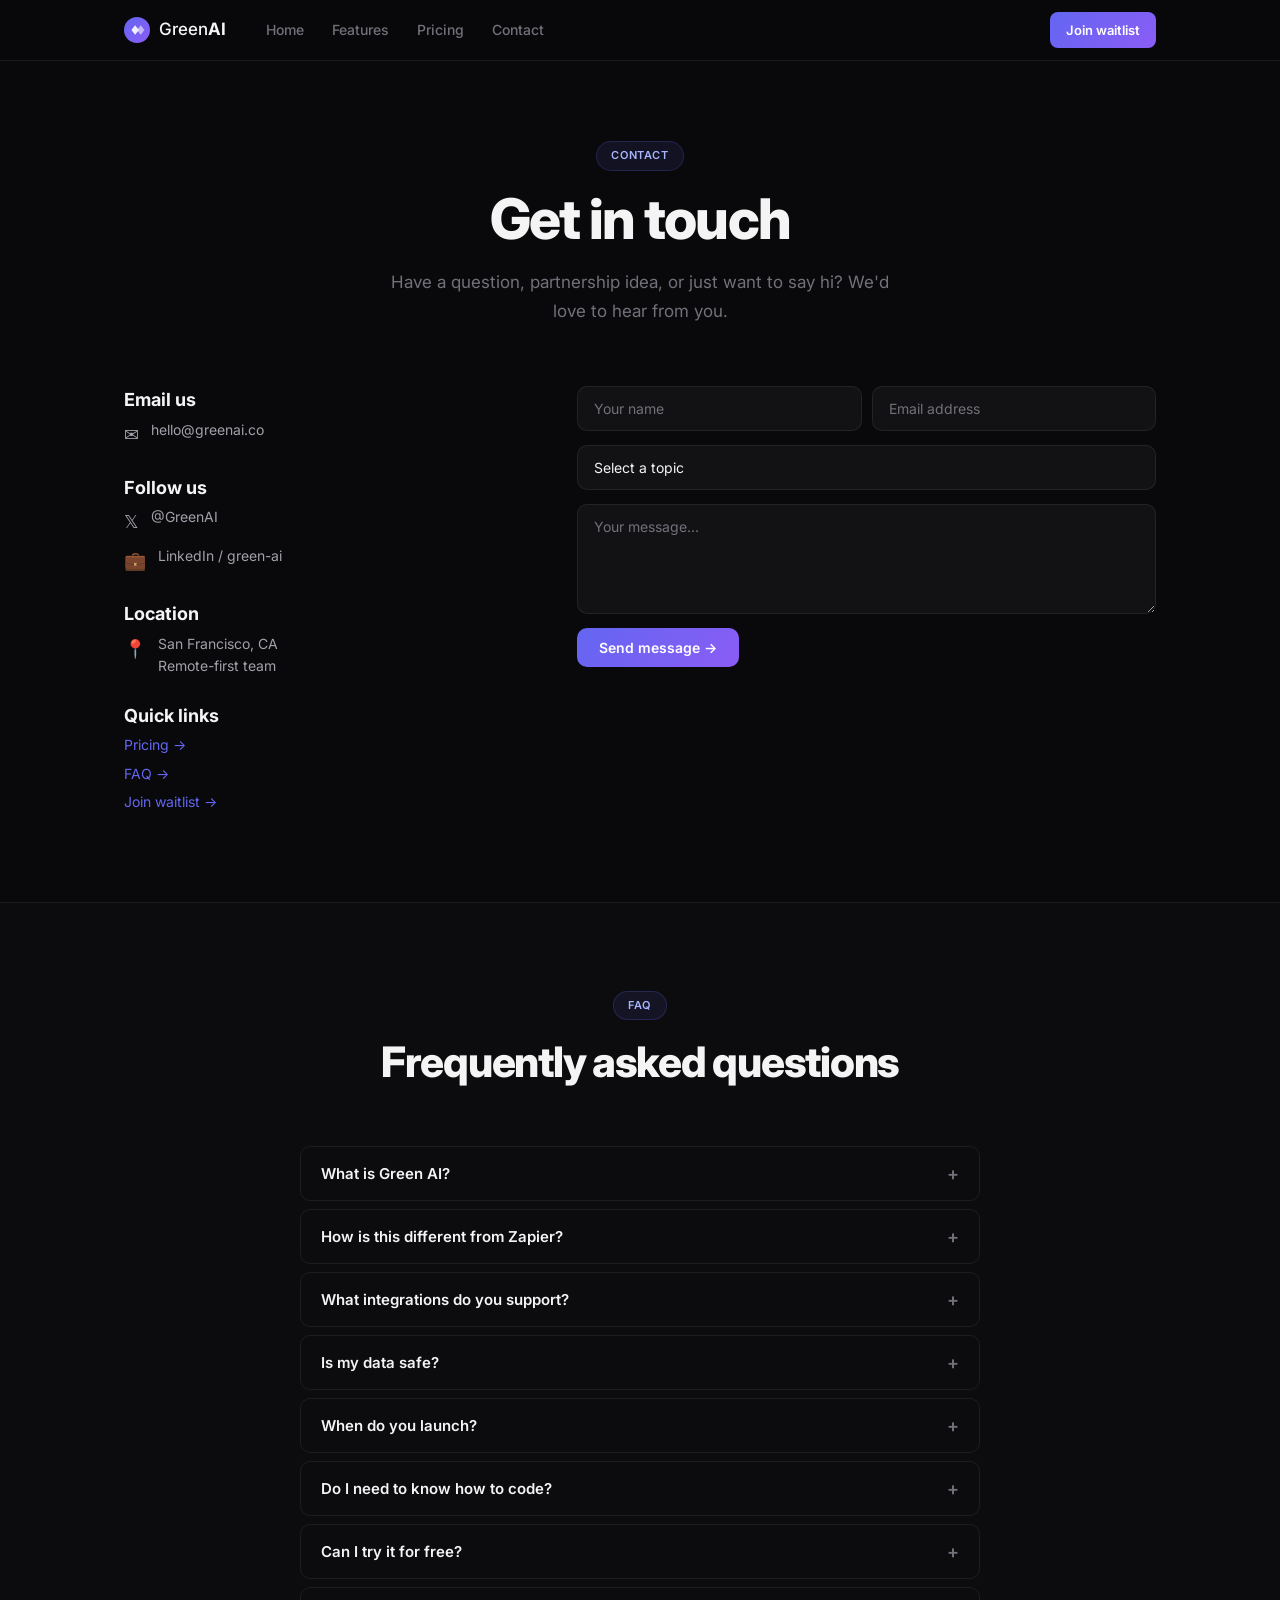
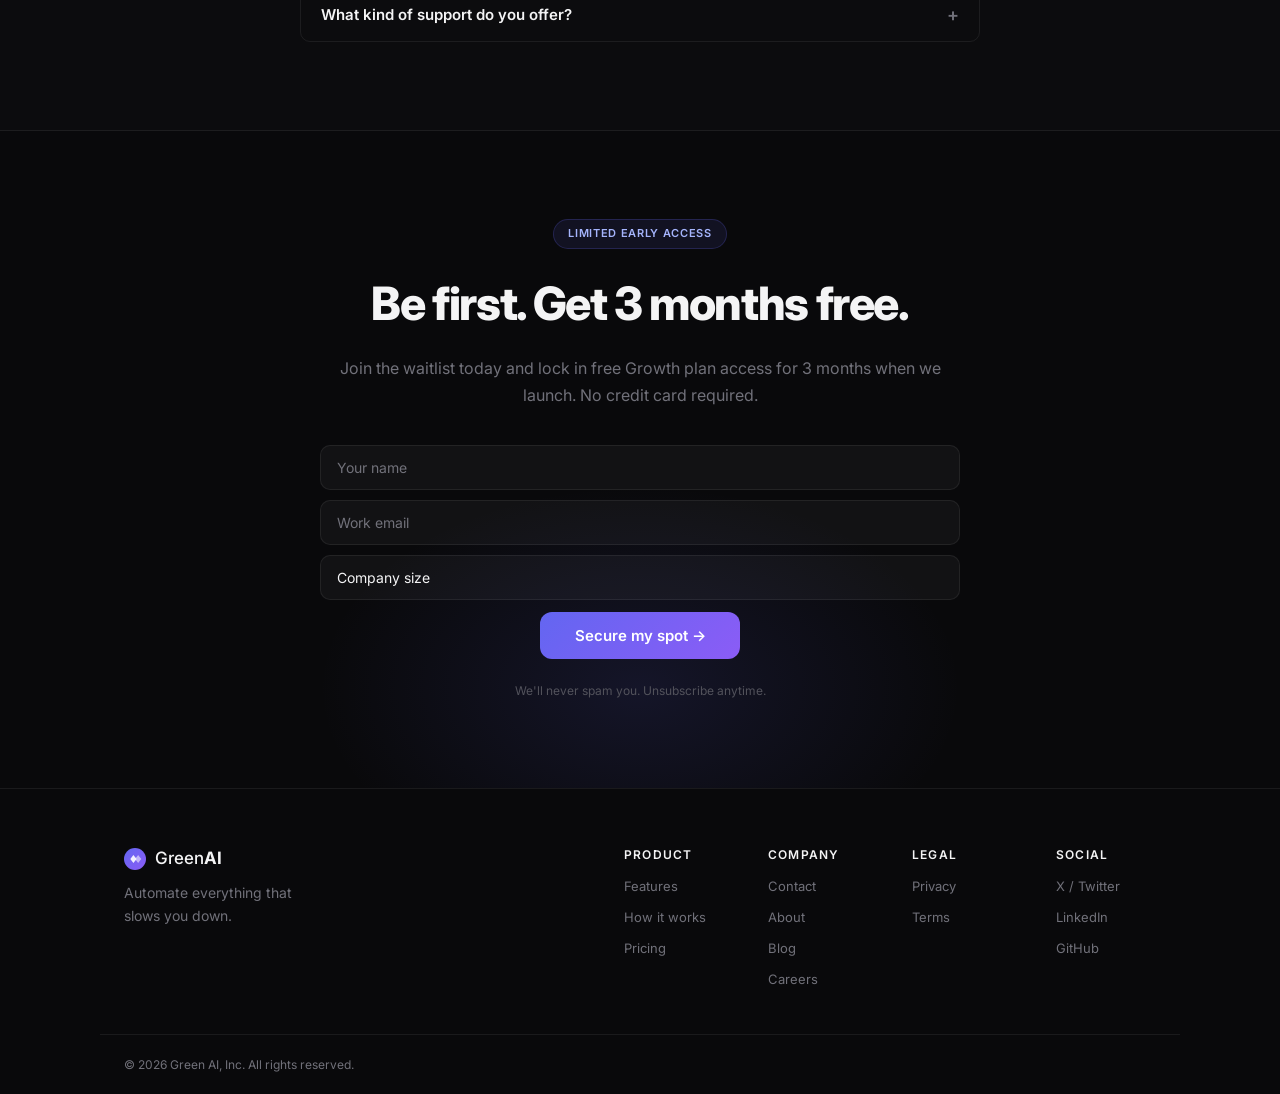
<file: axon-contact.html>
<!DOCTYPE html>
<html lang="en">
<head>
  <meta charset="UTF-8" />
  <meta name="viewport" content="width=device-width, initial-scale=1.0" />
  <title>Green AI — Contact & Waitlist</title>
  <meta name="description" content="Get in touch with Green AI or join the waitlist to get early access and 3 months free." />
  <link rel="preconnect" href="https://fonts.googleapis.com" />
  <link rel="preconnect" href="https://fonts.gstatic.com" crossorigin />
  <link href="https://fonts.googleapis.com/css2?family=Inter:wght@300;400;500;600;700;800&display=swap" rel="stylesheet" />
  <style>
/* ═══════════════════════════════════════════════
   Axon AI — Design System
   ═══════════════════════════════════════════════ */

/* ─── Reset ─── */
*,*::before,*::after{box-sizing:border-box;margin:0;padding:0}

:root {
  /* Colors */
  --bg:        #09090b;
  --bg-card:   #111113;
  --bg-alt:    #0c0c0e;
  --border:    rgba(255,255,255,.07);
  --border-h:  rgba(99,102,241,.35);
  --text:      #f4f4f5;
  --text-dim:  #a1a1aa;
  --muted:     #71717a;
  --indigo:    #6366f1;
  --violet:    #8b5cf6;
  --grad:      linear-gradient(135deg,var(--indigo),var(--violet));

  /* Type */
  --font: 'Inter',system-ui,-apple-system,sans-serif;
  --radius: 14px;
  --radius-sm: 10px;
}

html { scroll-behavior: smooth }

body {
  font-family: var(--font);
  background: var(--bg);
  color: var(--text);
  line-height: 1.6;
  -webkit-font-smoothing: antialiased;
  overflow-x: hidden;
}

a { color: inherit; text-decoration: none }
img { display: block; max-width: 100% }
ul { list-style: none }
button { font-family: var(--font); cursor: pointer; border: none; background: none }

/* ─── Utility ─── */
.container { max-width: 1080px; margin: 0 auto; padding: 0 24px }
.gradient-text {
  background: var(--grad);
  -webkit-background-clip: text;
  -webkit-text-fill-color: transparent;
  background-clip: text;
}

/* ─── Badge ─── */
.badge {
  display: inline-flex;
  align-items: center;
  gap: 6px;
  background: rgba(99,102,241,.1);
  border: 1px solid rgba(99,102,241,.22);
  color: #a5b4fc;
  font-size: 11px;
  font-weight: 600;
  letter-spacing: .06em;
  text-transform: uppercase;
  padding: 5px 14px;
  border-radius: 100px;
  margin-bottom: 18px;
}

/* ─── Buttons ─── */
.btn {
  display: inline-flex;
  align-items: center;
  justify-content: center;
  gap: 8px;
  background: var(--grad);
  color: #fff;
  font-size: 14px;
  font-weight: 600;
  padding: 11px 22px;
  border-radius: var(--radius-sm);
  border: none;
  cursor: pointer;
  text-decoration: none;
  transition: opacity .2s, transform .15s, box-shadow .2s;
  white-space: nowrap;
}
.btn:hover { opacity: .9; transform: translateY(-1px); box-shadow: 0 8px 28px rgba(99,102,241,.3) }
.btn:active { transform: translateY(0) }
.btn-sm { font-size: 13px; padding: 8px 16px; border-radius: 8px }
.btn-lg { font-size: 15px; padding: 14px 28px; border-radius: 12px }
.btn-ghost {
  background: transparent;
  color: var(--muted);
  border: 1px solid var(--border);
}
.btn-ghost:hover { background: rgba(255,255,255,.04); box-shadow: none; color: var(--text) }
.btn-outline {
  background: transparent;
  color: var(--text);
  border: 1px solid var(--border);
}
.btn-outline:hover { background: rgba(255,255,255,.04); box-shadow: none }

/* ─── Nav ─── */
.nav {
  position: sticky;
  top: 0;
  z-index: 100;
  border-bottom: 1px solid var(--border);
  background: rgba(9,9,11,.82);
  backdrop-filter: blur(24px);
  -webkit-backdrop-filter: blur(24px);
}
.nav-inner {
  display: flex;
  align-items: center;
  height: 60px;
}
.logo {
  display: flex;
  align-items: center;
  gap: 9px;
  font-size: 17px;
  font-weight: 500;
  flex-shrink: 0;
  margin-right: 40px;
}
.logo strong { font-weight: 700 }
.nav-links {
  display: flex;
  align-items: center;
  gap: 28px;
  flex: 1;
}
.nav-links a {
  color: var(--muted);
  font-size: 14px;
  font-weight: 500;
  transition: color .2s;
}
.nav-links a:hover,
.nav-links a.active { color: var(--text) }
.nav-actions {
  display: flex;
  align-items: center;
  gap: 12px;
  margin-left: auto;
}

/* Hamburger */
.hamburger {
  display: none;
  flex-direction: column;
  gap: 5px;
  margin-left: auto;
  padding: 6px;
}
.hamburger span {
  display: block;
  width: 20px;
  height: 2px;
  background: var(--text);
  border-radius: 2px;
  transition: transform .3s, opacity .3s;
}
.hamburger.open span:nth-child(1) { transform: translateY(7px) rotate(45deg) }
.hamburger.open span:nth-child(2) { opacity: 0 }
.hamburger.open span:nth-child(3) { transform: translateY(-7px) rotate(-45deg) }

/* Mobile menu */
.mobile-menu {
  display: none;
  position: fixed;
  inset: 60px 0 0;
  background: rgba(9,9,11,.97);
  backdrop-filter: blur(20px);
  z-index: 99;
  padding: 32px 24px;
  flex-direction: column;
  gap: 8px;
}
.mobile-menu.open { display: flex }
.mobile-menu a {
  color: var(--text-dim);
  font-size: 18px;
  font-weight: 500;
  padding: 14px 0;
  border-bottom: 1px solid var(--border);
  transition: color .2s;
}
.mobile-menu a:hover { color: var(--text) }
.mobile-menu .btn { margin-top: 16px; text-align: center; justify-content: center }

/* ─── Page Header ─── */
.page-header {
  text-align: center;
  padding: 80px 0 60px;
  position: relative;
}
.page-header h1 {
  font-size: clamp(36px,5vw,56px);
  font-weight: 800;
  letter-spacing: -.03em;
  line-height: 1.1;
  margin-bottom: 18px;
}
.page-header p {
  font-size: 17px;
  color: var(--muted);
  max-width: 520px;
  margin: 0 auto;
  line-height: 1.7;
}

/* ─── Hero (home) ─── */
.hero {
  position: relative;
  padding: 90px 0 80px;
  text-align: center;
  overflow: hidden;
}
.hero h1 {
  font-size: clamp(40px,6vw,68px);
  font-weight: 800;
  line-height: 1.08;
  letter-spacing: -.035em;
  margin-bottom: 20px;
}
.hero-sub {
  font-size: 17px;
  color: var(--muted);
  max-width: 540px;
  margin: 0 auto 36px;
  line-height: 1.7;
}
.hero-cta {
  display: flex;
  align-items: center;
  justify-content: center;
  gap: 12px;
  flex-wrap: wrap;
  margin-bottom: 48px;
}
.hero-glow {
  position: absolute;
  top: -120px;
  left: 50%;
  transform: translateX(-50%);
  width: 700px;
  height: 480px;
  background: radial-gradient(ellipse at center,rgba(99,102,241,.16) 0%,transparent 70%);
  pointer-events: none;
  z-index: 0;
}
.hero > .container { position: relative; z-index: 1 }

/* ─── Dashboard Mockup ─── */
.mockup-wrapper {
  max-width: 820px;
  margin: 0 auto;
  perspective: 1200px;
}
.mockup {
  background: var(--bg-card);
  border: 1px solid var(--border);
  border-radius: 14px;
  overflow: hidden;
  transform: rotateX(2deg);
  box-shadow: 0 40px 80px rgba(0,0,0,.45), 0 0 0 1px rgba(255,255,255,.04);
}
.mockup-bar {
  display: flex;
  align-items: center;
  gap: 7px;
  padding: 12px 16px;
  border-bottom: 1px solid var(--border);
  background: rgba(255,255,255,.02);
}
.mockup-dot {
  width: 10px;
  height: 10px;
  border-radius: 50%;
}
.mockup-dot:nth-child(1) { background: #ef4444 }
.mockup-dot:nth-child(2) { background: #eab308 }
.mockup-dot:nth-child(3) { background: #22c55e }
.mockup-url {
  margin-left: 12px;
  background: rgba(255,255,255,.05);
  border-radius: 6px;
  padding: 4px 14px;
  font-size: 12px;
  color: var(--muted);
  flex: 1;
  max-width: 260px;
}
.mockup-body {
  padding: 24px;
}
.mockup-stats {
  display: grid;
  grid-template-columns: repeat(4,1fr);
  gap: 12px;
  margin-bottom: 20px;
}
.mockup-stat {
  background: rgba(255,255,255,.03);
  border: 1px solid var(--border);
  border-radius: 10px;
  padding: 16px 14px;
}
.mockup-stat-label {
  font-size: 10px;
  color: var(--muted);
  text-transform: uppercase;
  letter-spacing: .08em;
  margin-bottom: 6px;
}
.mockup-stat-value {
  font-size: 22px;
  font-weight: 700;
}
.mockup-stat-value.green { color: #4ade80 }
.mockup-stat-value.indigo { color: #818cf8 }
.mockup-stat-value.amber { color: #fbbf24 }
.mockup-stat-value.rose { color: #fb7185 }
.mockup-chart {
  display: flex;
  align-items: flex-end;
  gap: 6px;
  height: 90px;
  padding: 0 4px;
  margin-bottom: 20px;
}
.mockup-bar-chart {
  flex: 1;
  border-radius: 4px 4px 0 0;
  background: var(--grad);
  opacity: .7;
  min-height: 8px;
  transition: opacity .2s;
}
.mockup-bar-chart:hover { opacity: 1 }
.mockup-rows { display: flex; flex-direction: column; gap: 8px }
.mockup-row {
  display: flex;
  align-items: center;
  gap: 10px;
  padding: 10px 12px;
  border-radius: 8px;
  background: rgba(255,255,255,.02);
  border: 1px solid var(--border);
  font-size: 12px;
  color: var(--text-dim);
}
.mockup-row-dot {
  width: 8px;
  height: 8px;
  border-radius: 50%;
  flex-shrink: 0;
}
.mockup-row-dot.green { background: #4ade80 }
.mockup-row-dot.amber { background: #fbbf24 }
.mockup-row-dot.indigo { background: #818cf8 }
.mockup-row-name { flex: 1 }
.mockup-row-status {
  font-size: 11px;
  padding: 2px 8px;
  border-radius: 4px;
  background: rgba(74,222,128,.1);
  color: #4ade80;
}
.mockup-row-status.pending {
  background: rgba(251,191,36,.1);
  color: #fbbf24;
}

/* ─── Logos ─── */
.logos-section {
  padding: 40px 0;
  border-top: 1px solid var(--border);
  text-align: center;
}
.logos-label {
  color: var(--muted);
  font-size: 12px;
  font-weight: 500;
  text-transform: uppercase;
  letter-spacing: .1em;
  margin-bottom: 22px;
}
.logos-row {
  display: flex;
  align-items: center;
  justify-content: center;
  gap: 44px;
  flex-wrap: wrap;
}
.logo-item {
  color: #2a2a2e;
  font-size: 17px;
  font-weight: 700;
  letter-spacing: -.02em;
  transition: color .2s;
}
.logo-item:hover { color: var(--muted) }

/* ─── Sections ─── */
.section { padding: 88px 0 }
.section-dark {
  background: var(--bg-alt);
  border-top: 1px solid var(--border);
  border-bottom: 1px solid var(--border);
}
.section-header {
  text-align: center;
  margin-bottom: 60px;
}
.section-header h2 {
  font-size: clamp(28px,4vw,42px);
  font-weight: 800;
  letter-spacing: -.03em;
  line-height: 1.15;
  margin-bottom: 14px;
}
.section-header p {
  font-size: 16px;
  color: var(--muted);
  max-width: 460px;
  margin: 0 auto;
}

/* ─── Features Grid ─── */
.features-grid {
  display: grid;
  grid-template-columns: repeat(3,1fr);
  gap: 14px;
}
.feature-card {
  background: var(--bg-card);
  border: 1px solid var(--border);
  border-radius: var(--radius);
  padding: 30px 24px;
  transition: border-color .25s, transform .25s;
}
.feature-card:hover {
  border-color: var(--border-h);
  transform: translateY(-3px);
}
.feature-icon {
  width: 42px;
  height: 42px;
  border-radius: 10px;
  display: flex;
  align-items: center;
  justify-content: center;
  font-size: 20px;
  margin-bottom: 16px;
  background: rgba(99,102,241,.1);
  border: 1px solid rgba(99,102,241,.18);
}
.feature-card h3 {
  font-size: 17px;
  font-weight: 700;
  margin-bottom: 8px;
}
.feature-card p {
  font-size: 14px;
  color: var(--muted);
  line-height: 1.65;
}

/* ─── Stats Bar ─── */
.stats-bar {
  display: grid;
  grid-template-columns: repeat(4,1fr);
  gap: 1px;
  background: var(--border);
  border: 1px solid var(--border);
  border-radius: var(--radius);
  overflow: hidden;
}
.stat-item {
  background: var(--bg-card);
  padding: 32px 20px;
  text-align: center;
}
.stat-value {
  font-size: 30px;
  font-weight: 800;
  letter-spacing: -.03em;
  margin-bottom: 4px;
}
.stat-label {
  font-size: 13px;
  color: var(--muted);
}

/* ─── Steps ─── */
.steps {
  display: grid;
  grid-template-columns: repeat(3,1fr);
  gap: 14px;
}
.step {
  background: var(--bg-card);
  border: 1px solid var(--border);
  border-radius: var(--radius);
  padding: 30px 24px;
  transition: border-color .25s, transform .25s;
}
.step:hover { border-color: var(--border-h); transform: translateY(-3px) }
.step-number {
  font-size: 11px;
  font-weight: 700;
  color: var(--indigo);
  letter-spacing: .1em;
  margin-bottom: 14px;
}
.step-icon { font-size: 26px; margin-bottom: 12px }
.step h3 { font-size: 17px; font-weight: 700; margin-bottom: 8px }
.step p { font-size: 14px; color: var(--muted); line-height: 1.65 }

/* ─── Testimonials ─── */
.testimonials-grid {
  display: grid;
  grid-template-columns: repeat(3,1fr);
  gap: 14px;
}
.testimonial {
  background: var(--bg-card);
  border: 1px solid var(--border);
  border-radius: var(--radius);
  padding: 28px 24px;
  display: flex;
  flex-direction: column;
  gap: 14px;
}
.stars { color: #f59e0b; font-size: 14px; letter-spacing: 2px }
.testimonial blockquote {
  font-size: 14.5px;
  color: #d4d4d8;
  line-height: 1.65;
  flex: 1;
  font-style: normal;
}
.testimonial-author {
  display: flex;
  align-items: center;
  gap: 11px;
}
.testimonial-author img {
  width: 36px;
  height: 36px;
  border-radius: 50%;
  object-fit: cover;
}
.testimonial-author strong { display: block; font-size: 13px }
.testimonial-author span { font-size: 12px; color: var(--muted) }

/* ─── Pricing ─── */
.pricing-toggle {
  display: flex;
  align-items: center;
  justify-content: center;
  gap: 12px;
  margin-bottom: 48px;
  font-size: 14px;
  color: var(--muted);
}
.pricing-toggle .active-label { color: var(--text); font-weight: 600 }
.toggle-track {
  width: 44px;
  height: 24px;
  border-radius: 100px;
  background: var(--border);
  position: relative;
  cursor: pointer;
  transition: background .2s;
}
.toggle-track.on { background: var(--indigo) }
.toggle-thumb {
  position: absolute;
  top: 3px;
  left: 3px;
  width: 18px;
  height: 18px;
  border-radius: 50%;
  background: #fff;
  transition: transform .2s;
}
.toggle-track.on .toggle-thumb { transform: translateX(20px) }
.save-badge {
  font-size: 11px;
  font-weight: 600;
  color: #4ade80;
  background: rgba(74,222,128,.1);
  padding: 3px 8px;
  border-radius: 6px;
}

.pricing-grid {
  display: grid;
  grid-template-columns: repeat(3,1fr);
  gap: 14px;
  align-items: start;
}
.pricing-card {
  background: var(--bg-card);
  border: 1px solid var(--border);
  border-radius: var(--radius);
  padding: 32px 26px;
  position: relative;
}
.pricing-card-featured {
  border-color: var(--indigo);
  background: linear-gradient(160deg,rgba(99,102,241,.07),rgba(139,92,246,.04));
  transform: scale(1.02);
}
.plan-badge-tag {
  position: absolute;
  top: -12px;
  left: 50%;
  transform: translateX(-50%);
  background: var(--grad);
  color: #fff;
  font-size: 11px;
  font-weight: 700;
  letter-spacing: .04em;
  text-transform: uppercase;
  padding: 4px 14px;
  border-radius: 100px;
  white-space: nowrap;
}
.plan-name {
  font-size: 13px;
  font-weight: 600;
  color: var(--muted);
  text-transform: uppercase;
  letter-spacing: .08em;
  margin-bottom: 10px;
}
.plan-price {
  font-size: 15px;
  color: var(--muted);
  margin-bottom: 6px;
}
.plan-price .amount {
  font-size: 42px;
  font-weight: 800;
  color: var(--text);
  letter-spacing: -.03em;
}
.plan-desc {
  font-size: 14px;
  color: var(--muted);
  margin-bottom: 22px;
  line-height: 1.5;
  min-height: 42px;
}
.plan-features {
  display: flex;
  flex-direction: column;
  gap: 9px;
  margin-bottom: 26px;
}
.plan-features li { font-size: 14px; color: #d4d4d8 }
.pricing-card .btn,
.pricing-card .btn-outline { width: 100% }

/* ─── Feature Comparison Table ─── */
.compare-table {
  width: 100%;
  border-collapse: collapse;
  margin-top: 56px;
  font-size: 14px;
}
.compare-table th,
.compare-table td {
  padding: 14px 16px;
  border-bottom: 1px solid var(--border);
  text-align: center;
}
.compare-table th:first-child,
.compare-table td:first-child {
  text-align: left;
  color: var(--text-dim);
}
.compare-table thead th {
  font-weight: 700;
  font-size: 13px;
  text-transform: uppercase;
  letter-spacing: .06em;
  color: var(--text);
  padding-bottom: 18px;
}
.compare-table tbody tr:hover { background: rgba(255,255,255,.02) }
.check { color: #4ade80 }
.dash  { color: #3f3f46 }

/* ─── FAQ ─── */
.faq-list {
  max-width: 680px;
  margin: 0 auto;
  display: flex;
  flex-direction: column;
  gap: 8px;
}
.faq-item {
  border: 1px solid var(--border);
  border-radius: var(--radius-sm);
  overflow: hidden;
  transition: border-color .2s;
}
.faq-item.open { border-color: rgba(99,102,241,.25) }
.faq-q {
  display: flex;
  align-items: center;
  justify-content: space-between;
  gap: 16px;
  padding: 16px 20px;
  font-size: 15px;
  font-weight: 600;
  color: var(--text);
  cursor: pointer;
  background: none;
  width: 100%;
  text-align: left;
}
.faq-q:hover { color: #c4b5fd }
.faq-icon {
  font-size: 18px;
  color: var(--muted);
  transition: transform .3s;
  flex-shrink: 0;
}
.faq-item.open .faq-icon { transform: rotate(45deg) }
.faq-a {
  max-height: 0;
  overflow: hidden;
  transition: max-height .35s ease, padding .35s ease;
  padding: 0 20px;
}
.faq-item.open .faq-a {
  max-height: 300px;
  padding: 0 20px 18px;
}
.faq-a p {
  font-size: 14px;
  color: var(--muted);
  line-height: 1.7;
}

/* ─── CTA Banner ─── */
.cta-banner {
  text-align: center;
  padding: 80px 24px;
  border-radius: var(--radius);
  background: linear-gradient(135deg,rgba(99,102,241,.12),rgba(139,92,246,.08));
  border: 1px solid rgba(99,102,241,.2);
  margin: 0 auto;
  max-width: 1080px;
}
.cta-banner h2 {
  font-size: clamp(26px,4vw,40px);
  font-weight: 800;
  letter-spacing: -.03em;
  margin-bottom: 12px;
}
.cta-banner p {
  font-size: 16px;
  color: var(--muted);
  margin-bottom: 28px;
  max-width: 420px;
  margin-left: auto;
  margin-right: auto;
}

/* ─── Waitlist Section ─── */
.waitlist-section {
  position: relative;
  overflow: hidden;
  text-align: center;
  padding: 88px 0;
}
.waitlist-inner {
  position: relative;
  z-index: 1;
  max-width: 640px;
  margin: 0 auto;
}
.waitlist-inner h2 {
  font-size: clamp(30px,5vw,46px);
  font-weight: 800;
  letter-spacing: -.03em;
  margin-bottom: 14px;
}
.waitlist-inner > p {
  font-size: 16px;
  color: var(--muted);
  margin-bottom: 36px;
  line-height: 1.7;
}
.waitlist-glow {
  position: absolute;
  bottom: -120px;
  left: 50%;
  transform: translateX(-50%);
  width: 700px;
  height: 440px;
  background: radial-gradient(ellipse at center,rgba(99,102,241,.13) 0%,transparent 65%);
  pointer-events: none;
}

/* ─── Forms ─── */
.form-row {
  display: flex;
  gap: 10px;
  width: 100%;
  flex-wrap: wrap;
}
input[type="text"],
input[type="email"],
select,
textarea {
  background: rgba(255,255,255,.04);
  border: 1px solid var(--border);
  border-radius: var(--radius-sm);
  color: var(--text);
  font-size: 14px;
  font-family: var(--font);
  padding: 13px 16px;
  outline: none;
  transition: border-color .2s, background .2s;
  width: 100%;
}
input::placeholder,
textarea::placeholder { color: var(--muted) }
select { appearance: none; cursor: pointer }
select option { background: #1a1a1e; color: var(--text) }
input:focus,
select:focus,
textarea:focus { border-color: var(--indigo); background: rgba(99,102,241,.06) }
textarea { resize: vertical; min-height: 110px }
.form-note { font-size: 12px; color: #52525b; margin-top: 10px }

.waitlist-form {
  display: flex;
  flex-direction: column;
  align-items: center;
  gap: 12px;
}
.btn-submit { min-width: 200px }

.waitlist-success {
  display: none;
  flex-direction: column;
  align-items: center;
  gap: 12px;
  padding: 40px;
  background: rgba(99,102,241,.06);
  border: 1px solid rgba(99,102,241,.2);
  border-radius: var(--radius);
  text-align: center;
}
.waitlist-success.show { display: flex }
.success-icon { font-size: 44px }
.waitlist-success h3 { font-size: 22px; font-weight: 700 }
.waitlist-success p { color: var(--muted); font-size: 14px; max-width: 380px }

/* ─── Contact Layout ─── */
.contact-grid {
  display: grid;
  grid-template-columns: 1fr 1.4fr;
  gap: 40px;
  align-items: start;
}
.contact-info { display: flex; flex-direction: column; gap: 24px }
.contact-info h3 { font-size: 18px; font-weight: 700; margin-bottom: 4px }
.contact-info-item {
  display: flex;
  align-items: flex-start;
  gap: 12px;
  font-size: 14px;
  color: var(--text-dim);
}
.contact-info-icon {
  font-size: 18px;
  flex-shrink: 0;
  margin-top: 2px;
}
.contact-form {
  display: flex;
  flex-direction: column;
  gap: 14px;
}
.contact-form .form-row > * { flex: 1; min-width: 0 }
.contact-form .btn { align-self: flex-start }

/* ─── Footer ─── */
.footer {
  border-top: 1px solid var(--border);
  padding-top: 56px;
}
.footer-inner {
  display: flex;
  gap: 56px;
  flex-wrap: wrap;
  padding-bottom: 44px;
}
.footer-brand { flex: 1; min-width: 190px }
.footer-brand p { font-size: 14px; color: var(--muted); margin-top: 10px; max-width: 200px }
.footer-links {
  display: flex;
  gap: 44px;
  flex-wrap: wrap;
}
.footer-links > div { display: flex; flex-direction: column; gap: 10px; min-width: 100px }
.footer-links h4 {
  font-size: 12px;
  font-weight: 600;
  text-transform: uppercase;
  letter-spacing: .1em;
  color: var(--text);
  margin-bottom: 2px;
}
.footer-links a { color: var(--muted); font-size: 13px; transition: color .2s }
.footer-links a:hover { color: var(--text) }
.footer-bottom {
  border-top: 1px solid var(--border);
  padding: 20px 24px;
  font-size: 12px;
  color: var(--muted);
}

/* ─── Fade-in Animation ─── */
.fade-up {
  opacity: 0;
  transform: translateY(18px);
  transition: opacity .5s ease, transform .5s ease;
}
.fade-up.visible {
  opacity: 1;
  transform: translateY(0);
}

/* ─── Responsive ─── */
@media (max-width: 860px) {
  .features-grid,
  .steps,
  .testimonials-grid,
  .pricing-grid,
  .mockup-stats { grid-template-columns: 1fr }
  .stats-bar { grid-template-columns: repeat(2,1fr) }
  .pricing-card-featured { transform: none }
  .nav-links,
  .nav-actions { display: none }
  .hamburger { display: flex }
  .contact-grid { grid-template-columns: 1fr }
  .compare-table { font-size: 12px }
  .compare-table th,
  .compare-table td { padding: 10px 8px }
}

@media (max-width: 540px) {
  .form-row { flex-direction: column }
  .hero { padding: 64px 0 56px }
  .section { padding: 64px 0 }
  .stats-bar { grid-template-columns: 1fr }
  .footer-inner { flex-direction: column; gap: 28px }
  .footer-links { gap: 20px }
  .mockup-bar { padding: 10px 12px }
  .mockup-body { padding: 16px }
  .mockup-stat-value { font-size: 18px }
}

</style>
</head>
<body>

<!-- ─── Nav ─── -->
<nav class="nav">
  <div class="nav-inner container">
    <a href="axon-ai.html" class="logo">
      <svg width="26" height="26" viewBox="0 0 28 28" fill="none"><circle cx="14" cy="14" r="14" fill="url(#lg1)"/><path d="M8 14L12 9L16 14L12 19Z" fill="#fff" opacity=".9"/><path d="M14 14L18 9L22 14L18 19Z" fill="#fff" opacity=".55"/><defs><linearGradient id="lg1" x1="0" y1="0" x2="28" y2="28" gradientUnits="userSpaceOnUse"><stop stop-color="#6366f1"/><stop offset="1" stop-color="#8b5cf6"/></linearGradient></defs></svg>
      <span>Green<strong>AI</strong></span>
    </a>
    <div class="nav-links">
      <a href="axon-ai.html">Home</a>
      <a href="axon-ai.html#features">Features</a>
      <a href="axon-ai.html#pricing">Pricing</a>
      <a href="waitlist.html">Contact</a>
    </div>
    <div class="nav-actions">
      <a href="#waitlist" class="btn btn-sm">Join waitlist</a>
    </div>
    <button class="hamburger" id="hamburger" aria-label="Menu">
      <span></span><span></span><span></span>
    </button>
  </div>
</nav>
<div class="mobile-menu" id="mobileMenu">
  <a href="axon-ai.html">Home</a>
  <a href="axon-ai.html#features">Features</a>
  <a href="axon-ai.html#pricing">Pricing</a>
  <a href="waitlist.html">Contact</a>
  <a href="#waitlist" class="btn">Join waitlist</a>
</div>

<!-- ─── Page Header ─── -->
<section class="page-header">
  <div class="container">
    <div class="badge">Contact</div>
    <h1>Get in touch</h1>
    <p>Have a question, partnership idea, or just want to say hi? We'd love to hear from you.</p>
  </div>
</section>

<!-- ─── Contact Section ─── -->
<section class="section" style="padding-top:0">
  <div class="container">
    <div class="contact-grid">

      <!-- Left — Info -->
      <div class="contact-info fade-up">
        <div>
          <h3>Email us</h3>
          <div class="contact-info-item">
            <span class="contact-info-icon">✉️</span>
            <span>hello@greenai.co</span>
          </div>
        </div>
        <div>
          <h3>Follow us</h3>
          <div class="contact-info-item">
            <span class="contact-info-icon">𝕏</span>
            <span>@GreenAI</span>
          </div>
          <div class="contact-info-item" style="margin-top:8px">
            <span class="contact-info-icon">💼</span>
            <span>LinkedIn / green-ai</span>
          </div>
        </div>
        <div>
          <h3>Location</h3>
          <div class="contact-info-item">
            <span class="contact-info-icon">📍</span>
            <span>San Francisco, CA<br>Remote-first team</span>
          </div>
        </div>
        <div>
          <h3>Quick links</h3>
          <div style="display:flex;flex-direction:column;gap:6px;font-size:14px">
            <a href="axon-ai.html#pricing" style="color:var(--indigo)">Pricing &rarr;</a>
            <a href="#faq" style="color:var(--indigo)">FAQ &rarr;</a>
            <a href="#waitlist" style="color:var(--indigo)">Join waitlist &rarr;</a>
          </div>
        </div>
      </div>

      <!-- Right — Form -->
      <form class="contact-form fade-up" id="contactForm">
        <div class="form-row">
          <input type="text" name="name" placeholder="Your name" required autocomplete="name" />
          <input type="email" name="email" placeholder="Email address" required autocomplete="email" />
        </div>
        <select name="subject" required>
          <option value="" disabled selected>Select a topic</option>
          <option value="general">General inquiry</option>
          <option value="sales">Sales / pricing</option>
          <option value="partnership">Partnership</option>
          <option value="support">Support</option>
          <option value="press">Press / media</option>
        </select>
        <textarea name="message" placeholder="Your message..." required></textarea>
        <button type="submit" class="btn">Send message &rarr;</button>
      </form>

    </div>
  </div>
</section>

<!-- ─── FAQ ─── -->
<section class="section section-dark" id="faq">
  <div class="container">
    <div class="section-header">
      <div class="badge">FAQ</div>
      <h2>Frequently asked questions</h2>
    </div>
    <div class="faq-list">
      <div class="faq-item">
        <button class="faq-q">What is Green AI?<span class="faq-icon">+</span></button>
        <div class="faq-a"><p>Green AI is an AI-powered automation platform that lets you connect your existing tools and automate repetitive workflows using plain English instructions. No code required.</p></div>
      </div>
      <div class="faq-item">
        <button class="faq-q">How is this different from Zapier?<span class="faq-icon">+</span></button>
        <div class="faq-a"><p>While Zapier requires you to manually configure every step, Green AI uses AI to understand your intent and build the automation logic. You describe what you want in plain English; Green AI figures out the how.</p></div>
      </div>
      <div class="faq-item">
        <button class="faq-q">What integrations do you support?<span class="faq-icon">+</span></button>
        <div class="faq-a"><p>We support 100+ integrations out of the box — including Slack, Gmail, Notion, HubSpot, Airtable, Stripe, Salesforce, Zendesk, Google Sheets, and more. We're adding new ones every week.</p></div>
      </div>
      <div class="faq-item">
        <button class="faq-q">Is my data safe?<span class="faq-icon">+</span></button>
        <div class="faq-a"><p>Absolutely. We're SOC 2 Type II certified, GDPR compliant, and use end-to-end encryption for all data in transit and at rest. We never train on your data and you can delete it at any time.</p></div>
      </div>
      <div class="faq-item">
        <button class="faq-q">When do you launch?<span class="faq-icon">+</span></button>
        <div class="faq-a"><p>We're currently in private beta with select teams. Join the waitlist below to get early access — early waitlist members get 3 months of the Growth plan free at launch.</p></div>
      </div>
      <div class="faq-item">
        <button class="faq-q">Do I need to know how to code?<span class="faq-icon">+</span></button>
        <div class="faq-a"><p>Not at all. Green AI is designed for non-technical teams. You describe your automation in plain English and the AI handles all the technical logic behind the scenes.</p></div>
      </div>
      <div class="faq-item">
        <button class="faq-q">Can I try it for free?<span class="faq-icon">+</span></button>
        <div class="faq-a"><p>Yes! Our Starter plan is completely free and includes 5 automations and 500 runs per month. No credit card required to sign up.</p></div>
      </div>
      <div class="faq-item">
        <button class="faq-q">What kind of support do you offer?<span class="faq-icon">+</span></button>
        <div class="faq-a"><p>Starter plan users get community support. Growth plan users get priority email and chat support. Enterprise customers get a dedicated success manager and SLA guarantees.</p></div>
      </div>
    </div>
  </div>
</section>

<!-- ─── Waitlist ─── -->
<section class="waitlist-section" id="waitlist">
  <div class="waitlist-glow"></div>
  <div class="container">
    <div class="waitlist-inner">
      <div class="badge">Limited early access</div>
      <h2>Be first. Get 3&nbsp;months&nbsp;free.</h2>
      <p>Join the waitlist today and lock in free Growth plan access for 3 months when we launch. No credit card required.</p>

      <form class="waitlist-form" id="waitlistForm">
        <div class="form-row">
          <input type="text" name="name" placeholder="Your name" required autocomplete="name" />
          <input type="email" name="email" placeholder="Work email" required autocomplete="email" />
          <select name="company_size">
            <option value="" disabled selected>Company size</option>
            <option value="1">Just me</option>
            <option value="2-10">2 – 10</option>
            <option value="11-50">11 – 50</option>
            <option value="51-200">51 – 200</option>
            <option value="200+">200+</option>
          </select>
        </div>
        <button type="submit" class="btn btn-lg btn-submit">
          <span class="btn-text">Secure my spot &rarr;</span>
          <span class="btn-loading" style="display:none">Joining...</span>
        </button>
        <p class="form-note">We'll never spam you. Unsubscribe anytime.</p>
      </form>

      <div class="waitlist-success" id="waitlistSuccess">
        <div class="success-icon">🎉</div>
        <h3>You're on the list!</h3>
        <p>We'll be in touch soon with your early access details.</p>
      </div>
    </div>
  </div>
</section>

<!-- ─── Footer ─── -->
<footer class="footer">
  <div class="container footer-inner">
    <div class="footer-brand">
      <a href="axon-ai.html" class="logo">
        <svg width="22" height="22" viewBox="0 0 28 28" fill="none"><circle cx="14" cy="14" r="14" fill="url(#lg2)"/><path d="M8 14L12 9L16 14L12 19Z" fill="#fff" opacity=".9"/><path d="M14 14L18 9L22 14L18 19Z" fill="#fff" opacity=".55"/><defs><linearGradient id="lg2" x1="0" y1="0" x2="28" y2="28" gradientUnits="userSpaceOnUse"><stop stop-color="#6366f1"/><stop offset="1" stop-color="#8b5cf6"/></linearGradient></defs></svg>
        <span>Green<strong>AI</strong></span>
      </a>
      <p>Automate everything that slows you down.</p>
    </div>
    <div class="footer-links">
      <div>
        <h4>Product</h4>
        <a href="axon-ai.html#features">Features</a>
        <a href="axon-ai.html#how-it-works">How it works</a>
        <a href="axon-ai.html#pricing">Pricing</a>
      </div>
      <div>
        <h4>Company</h4>
        <a href="waitlist.html">Contact</a>
        <a href="#">About</a>
        <a href="#">Blog</a>
        <a href="#">Careers</a>
      </div>
      <div>
        <h4>Legal</h4>
        <a href="#">Privacy</a>
        <a href="#">Terms</a>
      </div>
      <div>
        <h4>Social</h4>
        <a href="#">X / Twitter</a>
        <a href="#">LinkedIn</a>
        <a href="#">GitHub</a>
      </div>
    </div>
  </div>
  <div class="footer-bottom container">
    <p>&copy; 2026 Green AI, Inc. All rights reserved.</p>
  </div>
</footer>

<script>
/* ═══════════════════════════════════════════════
   Green AI — Shared JavaScript
   ═══════════════════════════════════════════════ */

(function () {
  'use strict';

  /* ─── Mobile Nav Toggle ─── */
  const hamburger = document.getElementById('hamburger');
  const mobileMenu = document.getElementById('mobileMenu');

  if (hamburger && mobileMenu) {
    hamburger.addEventListener('click', () => {
      hamburger.classList.toggle('open');
      mobileMenu.classList.toggle('open');
      document.body.style.overflow = mobileMenu.classList.contains('open') ? 'hidden' : '';
    });
    // Close on link click
    mobileMenu.querySelectorAll('a').forEach(link => {
      link.addEventListener('click', () => {
        hamburger.classList.remove('open');
        mobileMenu.classList.remove('open');
        document.body.style.overflow = '';
      });
    });
  }

  /* ─── Fade-in on Scroll ─── */
  const fadeEls = document.querySelectorAll('.fade-up');
  if (fadeEls.length) {
    const io = new IntersectionObserver((entries) => {
      entries.forEach(e => {
        if (e.isIntersecting) {
          e.target.classList.add('visible');
          io.unobserve(e.target);
        }
      });
    }, { threshold: 0.08 });
    fadeEls.forEach(el => io.observe(el));
  }

  /* ─── Active Nav Link ─── */
  const currentPage = location.pathname.split('/').pop() || 'index.html';
  document.querySelectorAll('.nav-links a, .mobile-menu a').forEach(a => {
    const href = a.getAttribute('href');
    if (href === currentPage || (currentPage === '' && href === 'index.html')) {
      a.classList.add('active');
    }
  });

  /* ─── Pricing Toggle (monthly / annual) ─── */
  const toggle = document.getElementById('pricingToggle');
  if (toggle) {
    const monthlyLabel = document.getElementById('labelMonthly');
    const annualLabel = document.getElementById('labelAnnual');
    const monthlyPrices = document.querySelectorAll('.price-monthly');
    const annualPrices = document.querySelectorAll('.price-annual');

    let isAnnual = false;

    function updatePricing() {
      toggle.classList.toggle('on', isAnnual);
      monthlyLabel.classList.toggle('active-label', !isAnnual);
      annualLabel.classList.toggle('active-label', isAnnual);
      monthlyPrices.forEach(el => el.style.display = isAnnual ? 'none' : '');
      annualPrices.forEach(el => el.style.display = isAnnual ? '' : 'none');
    }

    toggle.addEventListener('click', () => { isAnnual = !isAnnual; updatePricing(); });
    updatePricing();
  }

  /* ─── FAQ Accordion ─── */
  document.querySelectorAll('.faq-q').forEach(btn => {
    btn.addEventListener('click', () => {
      const item = btn.closest('.faq-item');
      const wasOpen = item.classList.contains('open');
      // Close all first
      document.querySelectorAll('.faq-item').forEach(i => i.classList.remove('open'));
      if (!wasOpen) item.classList.add('open');
    });
  });

  /* ─── Waitlist Form ─── */
  const waitlistForm = document.getElementById('waitlistForm');
  if (waitlistForm) {
    waitlistForm.addEventListener('submit', e => {
      e.preventDefault();

      const btn = waitlistForm.querySelector('.btn-submit');
      const btnText = btn.querySelector('.btn-text');
      const btnLoading = btn.querySelector('.btn-loading');

      const data = {
        name: waitlistForm.elements.name.value.trim(),
        email: waitlistForm.elements.email.value.trim(),
        company_size: waitlistForm.elements.company_size ? waitlistForm.elements.company_size.value : '',
        joined_at: new Date().toISOString(),
      };

      btnText.style.display = 'none';
      btnLoading.style.display = 'inline';
      btn.disabled = true;

      // Persist client-side
      const list = JSON.parse(localStorage.getItem('greenai_waitlist') || '[]');
      list.push(data);
      localStorage.setItem('greenai_waitlist', JSON.stringify(list));

      setTimeout(() => {
        waitlistForm.style.display = 'none';
        const success = document.getElementById('waitlistSuccess');
        success.classList.add('show');
        success.style.display = 'flex';
        success.scrollIntoView({ behavior: 'smooth', block: 'center' });
      }, 800);
    });
  }

  /* ─── Contact Form ─── */
  const contactForm = document.getElementById('contactForm');
  if (contactForm) {
    contactForm.addEventListener('submit', e => {
      e.preventDefault();
      const btn = contactForm.querySelector('.btn');
      const original = btn.textContent;
      btn.textContent = 'Sending...';
      btn.disabled = true;

      // Persist client-side
      const msgs = JSON.parse(localStorage.getItem('greenai_contact') || '[]');
      msgs.push({
        name: contactForm.elements.name.value.trim(),
        email: contactForm.elements.email.value.trim(),
        subject: contactForm.elements.subject.value,
        message: contactForm.elements.message.value.trim(),
        sent_at: new Date().toISOString(),
      });
      localStorage.setItem('greenai_contact', JSON.stringify(msgs));

      setTimeout(() => {
        contactForm.reset();
        btn.textContent = 'Sent!';
        setTimeout(() => { btn.textContent = original; btn.disabled = false; }, 2000);
      }, 800);
    });
  }

})();

</script>
</body>
</html>
</file>
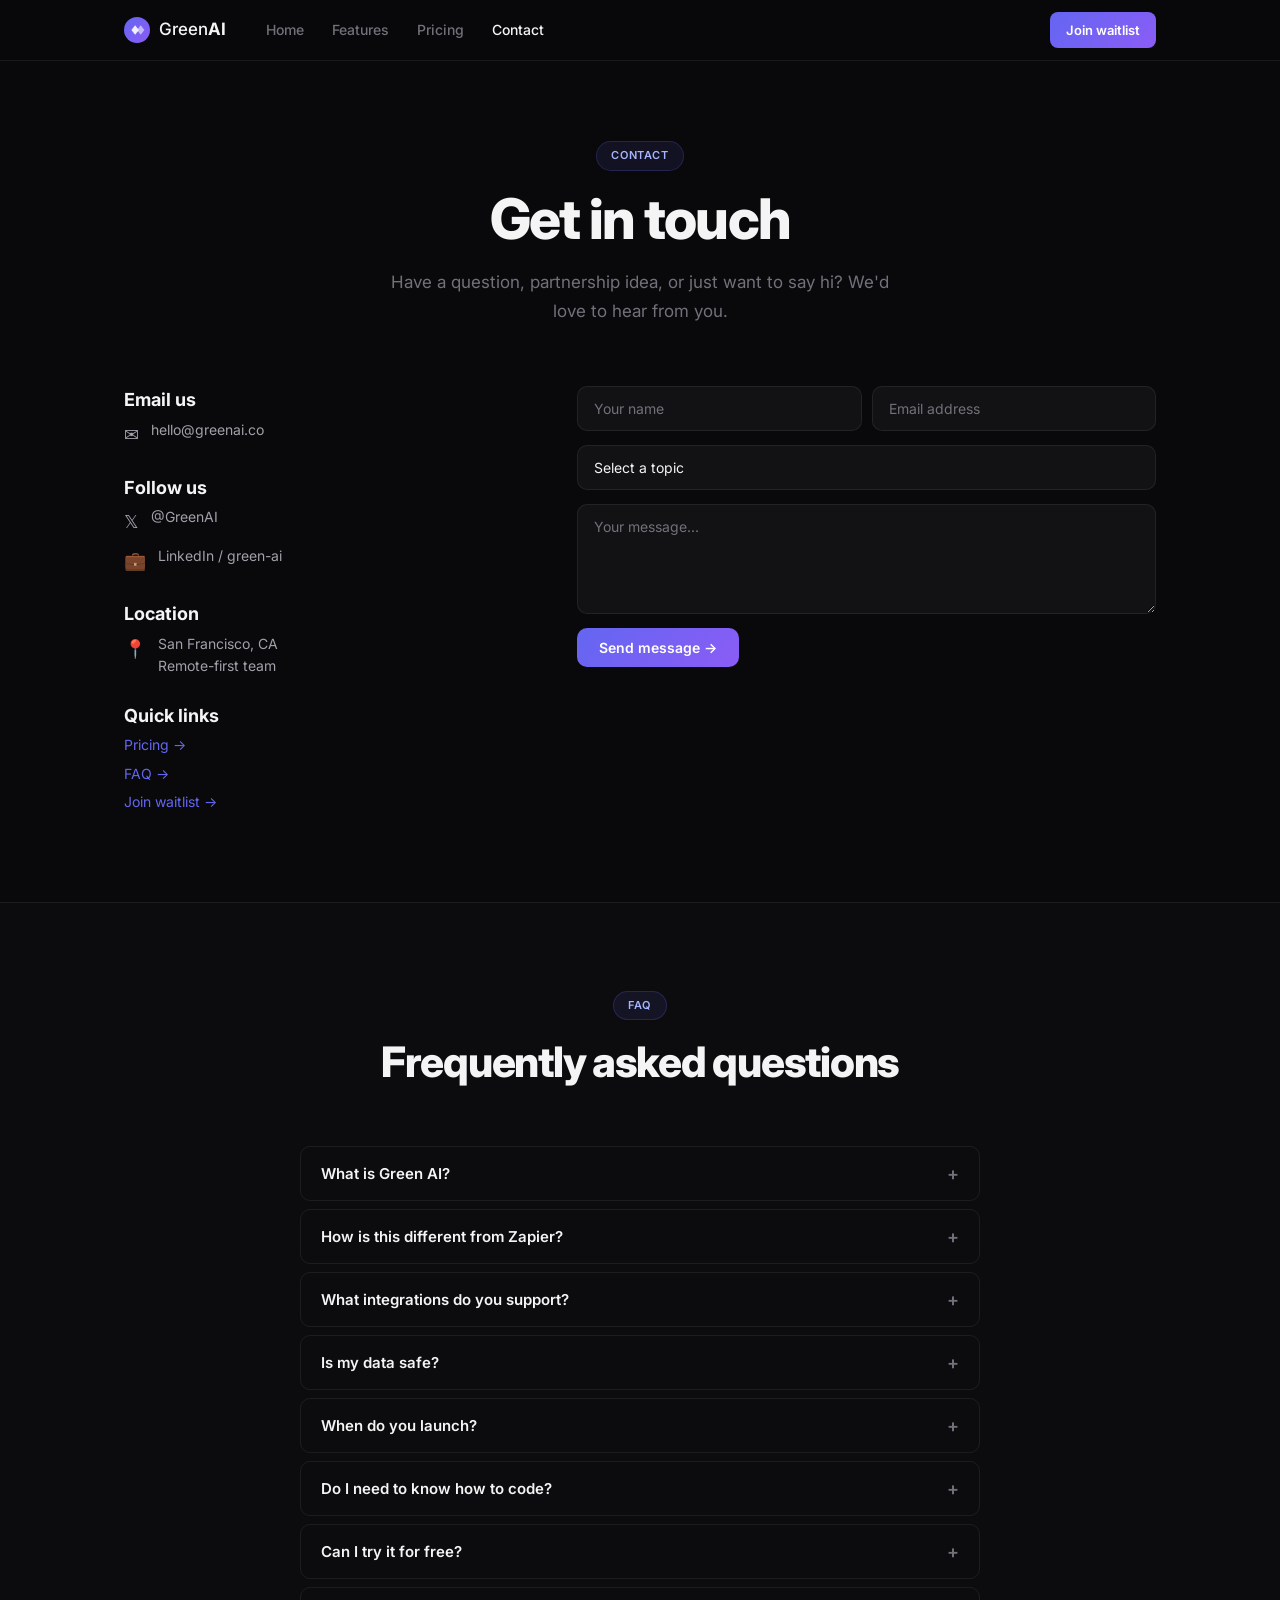
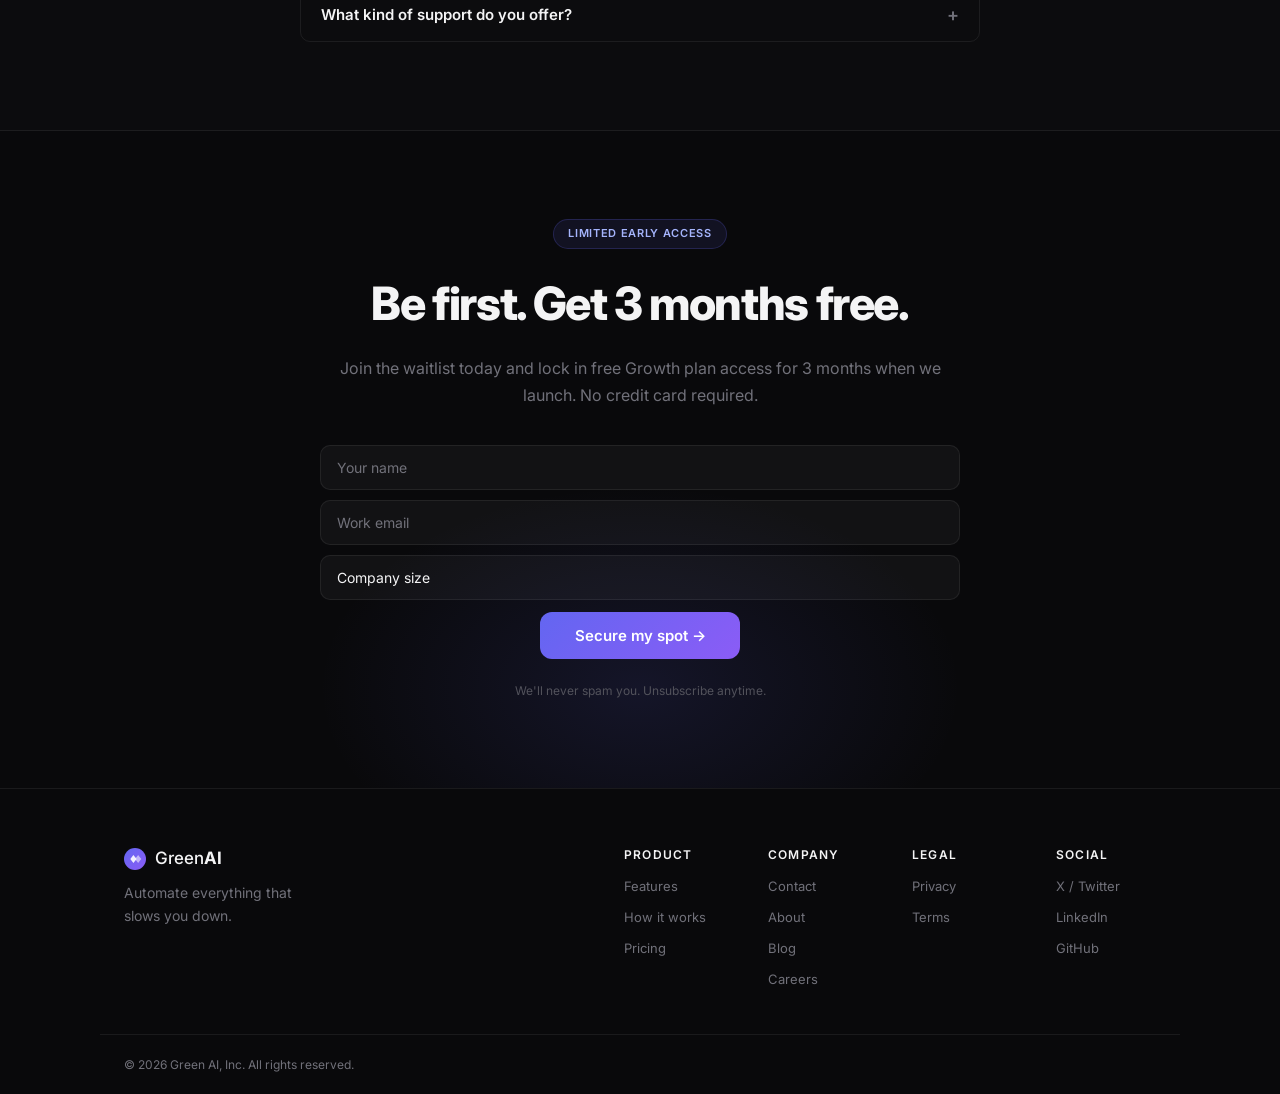
<file: waitlist.html>
<!DOCTYPE html>
<html lang="en">
<head>
  <meta charset="UTF-8" />
  <meta name="viewport" content="width=device-width, initial-scale=1.0" />
  <title>Green AI — Contact & Waitlist</title>
  <meta name="description" content="Get in touch with Green AI or join the waitlist to get early access and 3 months free." />
  <link rel="preconnect" href="https://fonts.googleapis.com" />
  <link rel="preconnect" href="https://fonts.gstatic.com" crossorigin />
  <link href="https://fonts.googleapis.com/css2?family=Inter:wght@300;400;500;600;700;800&display=swap" rel="stylesheet" />
  <link rel="stylesheet" href="styles.css" />
</head>
<body>

<!-- ─── Nav ─── -->
<nav class="nav">
  <div class="nav-inner container">
    <a href="index.html" class="logo">
      <svg width="26" height="26" viewBox="0 0 28 28" fill="none"><circle cx="14" cy="14" r="14" fill="url(#lg1)"/><path d="M8 14L12 9L16 14L12 19Z" fill="#fff" opacity=".9"/><path d="M14 14L18 9L22 14L18 19Z" fill="#fff" opacity=".55"/><defs><linearGradient id="lg1" x1="0" y1="0" x2="28" y2="28" gradientUnits="userSpaceOnUse"><stop stop-color="#6366f1"/><stop offset="1" stop-color="#8b5cf6"/></linearGradient></defs></svg>
      <span>Green<strong>AI</strong></span>
    </a>
    <div class="nav-links">
      <a href="index.html">Home</a>
      <a href="index.html#features">Features</a>
      <a href="index.html#pricing">Pricing</a>
      <a href="waitlist.html">Contact</a>
    </div>
    <div class="nav-actions">
      <a href="#waitlist" class="btn btn-sm">Join waitlist</a>
    </div>
    <button class="hamburger" id="hamburger" aria-label="Menu">
      <span></span><span></span><span></span>
    </button>
  </div>
</nav>
<div class="mobile-menu" id="mobileMenu">
  <a href="index.html">Home</a>
  <a href="index.html#features">Features</a>
  <a href="index.html#pricing">Pricing</a>
  <a href="waitlist.html">Contact</a>
  <a href="#waitlist" class="btn">Join waitlist</a>
</div>

<!-- ─── Page Header ─── -->
<section class="page-header">
  <div class="container">
    <div class="badge">Contact</div>
    <h1>Get in touch</h1>
    <p>Have a question, partnership idea, or just want to say hi? We'd love to hear from you.</p>
  </div>
</section>

<!-- ─── Contact Section ─── -->
<section class="section" style="padding-top:0">
  <div class="container">
    <div class="contact-grid">

      <!-- Left — Info -->
      <div class="contact-info fade-up">
        <div>
          <h3>Email us</h3>
          <div class="contact-info-item">
            <span class="contact-info-icon">✉️</span>
            <span>hello@greenai.co</span>
          </div>
        </div>
        <div>
          <h3>Follow us</h3>
          <div class="contact-info-item">
            <span class="contact-info-icon">𝕏</span>
            <span>@GreenAI</span>
          </div>
          <div class="contact-info-item" style="margin-top:8px">
            <span class="contact-info-icon">💼</span>
            <span>LinkedIn / green-ai</span>
          </div>
        </div>
        <div>
          <h3>Location</h3>
          <div class="contact-info-item">
            <span class="contact-info-icon">📍</span>
            <span>San Francisco, CA<br>Remote-first team</span>
          </div>
        </div>
        <div>
          <h3>Quick links</h3>
          <div style="display:flex;flex-direction:column;gap:6px;font-size:14px">
            <a href="index.html#pricing" style="color:var(--indigo)">Pricing &rarr;</a>
            <a href="#faq" style="color:var(--indigo)">FAQ &rarr;</a>
            <a href="#waitlist" style="color:var(--indigo)">Join waitlist &rarr;</a>
          </div>
        </div>
      </div>

      <!-- Right — Form -->
      <form class="contact-form fade-up" id="contactForm">
        <div class="form-row">
          <input type="text" name="name" placeholder="Your name" required autocomplete="name" />
          <input type="email" name="email" placeholder="Email address" required autocomplete="email" />
        </div>
        <select name="subject" required>
          <option value="" disabled selected>Select a topic</option>
          <option value="general">General inquiry</option>
          <option value="sales">Sales / pricing</option>
          <option value="partnership">Partnership</option>
          <option value="support">Support</option>
          <option value="press">Press / media</option>
        </select>
        <textarea name="message" placeholder="Your message..." required></textarea>
        <button type="submit" class="btn">Send message &rarr;</button>
      </form>

    </div>
  </div>
</section>

<!-- ─── FAQ ─── -->
<section class="section section-dark" id="faq">
  <div class="container">
    <div class="section-header">
      <div class="badge">FAQ</div>
      <h2>Frequently asked questions</h2>
    </div>
    <div class="faq-list">
      <div class="faq-item">
        <button class="faq-q">What is Green AI?<span class="faq-icon">+</span></button>
        <div class="faq-a"><p>Green AI is an AI-powered automation platform that lets you connect your existing tools and automate repetitive workflows using plain English instructions. No code required.</p></div>
      </div>
      <div class="faq-item">
        <button class="faq-q">How is this different from Zapier?<span class="faq-icon">+</span></button>
        <div class="faq-a"><p>While Zapier requires you to manually configure every step, Green AI uses AI to understand your intent and build the automation logic. You describe what you want in plain English; Green AI figures out the how.</p></div>
      </div>
      <div class="faq-item">
        <button class="faq-q">What integrations do you support?<span class="faq-icon">+</span></button>
        <div class="faq-a"><p>We support 100+ integrations out of the box — including Slack, Gmail, Notion, HubSpot, Airtable, Stripe, Salesforce, Zendesk, Google Sheets, and more. We're adding new ones every week.</p></div>
      </div>
      <div class="faq-item">
        <button class="faq-q">Is my data safe?<span class="faq-icon">+</span></button>
        <div class="faq-a"><p>Absolutely. We're SOC 2 Type II certified, GDPR compliant, and use end-to-end encryption for all data in transit and at rest. We never train on your data and you can delete it at any time.</p></div>
      </div>
      <div class="faq-item">
        <button class="faq-q">When do you launch?<span class="faq-icon">+</span></button>
        <div class="faq-a"><p>We're currently in private beta with select teams. Join the waitlist below to get early access — early waitlist members get 3 months of the Growth plan free at launch.</p></div>
      </div>
      <div class="faq-item">
        <button class="faq-q">Do I need to know how to code?<span class="faq-icon">+</span></button>
        <div class="faq-a"><p>Not at all. Green AI is designed for non-technical teams. You describe your automation in plain English and the AI handles all the technical logic behind the scenes.</p></div>
      </div>
      <div class="faq-item">
        <button class="faq-q">Can I try it for free?<span class="faq-icon">+</span></button>
        <div class="faq-a"><p>Yes! Our Starter plan is completely free and includes 5 automations and 500 runs per month. No credit card required to sign up.</p></div>
      </div>
      <div class="faq-item">
        <button class="faq-q">What kind of support do you offer?<span class="faq-icon">+</span></button>
        <div class="faq-a"><p>Starter plan users get community support. Growth plan users get priority email and chat support. Enterprise customers get a dedicated success manager and SLA guarantees.</p></div>
      </div>
    </div>
  </div>
</section>

<!-- ─── Waitlist ─── -->
<section class="waitlist-section" id="waitlist">
  <div class="waitlist-glow"></div>
  <div class="container">
    <div class="waitlist-inner">
      <div class="badge">Limited early access</div>
      <h2>Be first. Get 3&nbsp;months&nbsp;free.</h2>
      <p>Join the waitlist today and lock in free Growth plan access for 3 months when we launch. No credit card required.</p>

      <form class="waitlist-form" id="waitlistForm">
        <div class="form-row">
          <input type="text" name="name" placeholder="Your name" required autocomplete="name" />
          <input type="email" name="email" placeholder="Work email" required autocomplete="email" />
          <select name="company_size">
            <option value="" disabled selected>Company size</option>
            <option value="1">Just me</option>
            <option value="2-10">2 – 10</option>
            <option value="11-50">11 – 50</option>
            <option value="51-200">51 – 200</option>
            <option value="200+">200+</option>
          </select>
        </div>
        <button type="submit" class="btn btn-lg btn-submit">
          <span class="btn-text">Secure my spot &rarr;</span>
          <span class="btn-loading" style="display:none">Joining...</span>
        </button>
        <p class="form-note">We'll never spam you. Unsubscribe anytime.</p>
      </form>

      <div class="waitlist-success" id="waitlistSuccess">
        <div class="success-icon">🎉</div>
        <h3>You're on the list!</h3>
        <p>We'll be in touch soon with your early access details.</p>
      </div>
    </div>
  </div>
</section>

<!-- ─── Footer ─── -->
<footer class="footer">
  <div class="container footer-inner">
    <div class="footer-brand">
      <a href="index.html" class="logo">
        <svg width="22" height="22" viewBox="0 0 28 28" fill="none"><circle cx="14" cy="14" r="14" fill="url(#lg2)"/><path d="M8 14L12 9L16 14L12 19Z" fill="#fff" opacity=".9"/><path d="M14 14L18 9L22 14L18 19Z" fill="#fff" opacity=".55"/><defs><linearGradient id="lg2" x1="0" y1="0" x2="28" y2="28" gradientUnits="userSpaceOnUse"><stop stop-color="#6366f1"/><stop offset="1" stop-color="#8b5cf6"/></linearGradient></defs></svg>
        <span>Green<strong>AI</strong></span>
      </a>
      <p>Automate everything that slows you down.</p>
    </div>
    <div class="footer-links">
      <div>
        <h4>Product</h4>
        <a href="index.html#features">Features</a>
        <a href="index.html#how-it-works">How it works</a>
        <a href="index.html#pricing">Pricing</a>
      </div>
      <div>
        <h4>Company</h4>
        <a href="waitlist.html">Contact</a>
        <a href="#">About</a>
        <a href="#">Blog</a>
        <a href="#">Careers</a>
      </div>
      <div>
        <h4>Legal</h4>
        <a href="#">Privacy</a>
        <a href="#">Terms</a>
      </div>
      <div>
        <h4>Social</h4>
        <a href="#">X / Twitter</a>
        <a href="#">LinkedIn</a>
        <a href="#">GitHub</a>
      </div>
    </div>
  </div>
  <div class="footer-bottom container">
    <p>&copy; 2026 Green AI, Inc. All rights reserved.</p>
  </div>
</footer>

<script src="script.js"></script>
</body>
</html>
</file>
<file: styles.css>
/* ═══════════════════════════════════════════════
   Axon AI — Design System
   ═══════════════════════════════════════════════ */

/* ─── Reset ─── */
*,*::before,*::after{box-sizing:border-box;margin:0;padding:0}

:root {
  /* Colors */
  --bg:        #09090b;
  --bg-card:   #111113;
  --bg-alt:    #0c0c0e;
  --border:    rgba(255,255,255,.07);
  --border-h:  rgba(99,102,241,.35);
  --text:      #f4f4f5;
  --text-dim:  #a1a1aa;
  --muted:     #71717a;
  --indigo:    #6366f1;
  --violet:    #8b5cf6;
  --grad:      linear-gradient(135deg,var(--indigo),var(--violet));

  /* Type */
  --font: 'Inter',system-ui,-apple-system,sans-serif;
  --radius: 14px;
  --radius-sm: 10px;
}

html { scroll-behavior: smooth }

body {
  font-family: var(--font);
  background: var(--bg);
  color: var(--text);
  line-height: 1.6;
  -webkit-font-smoothing: antialiased;
  overflow-x: hidden;
}

a { color: inherit; text-decoration: none }
img { display: block; max-width: 100% }
ul { list-style: none }
button { font-family: var(--font); cursor: pointer; border: none; background: none }

/* ─── Utility ─── */
.container { max-width: 1080px; margin: 0 auto; padding: 0 24px }
.gradient-text {
  background: var(--grad);
  -webkit-background-clip: text;
  -webkit-text-fill-color: transparent;
  background-clip: text;
}

/* ─── Badge ─── */
.badge {
  display: inline-flex;
  align-items: center;
  gap: 6px;
  background: rgba(99,102,241,.1);
  border: 1px solid rgba(99,102,241,.22);
  color: #a5b4fc;
  font-size: 11px;
  font-weight: 600;
  letter-spacing: .06em;
  text-transform: uppercase;
  padding: 5px 14px;
  border-radius: 100px;
  margin-bottom: 18px;
}

/* ─── Buttons ─── */
.btn {
  display: inline-flex;
  align-items: center;
  justify-content: center;
  gap: 8px;
  background: var(--grad);
  color: #fff;
  font-size: 14px;
  font-weight: 600;
  padding: 11px 22px;
  border-radius: var(--radius-sm);
  border: none;
  cursor: pointer;
  text-decoration: none;
  transition: opacity .2s, transform .15s, box-shadow .2s;
  white-space: nowrap;
}
.btn:hover { opacity: .9; transform: translateY(-1px); box-shadow: 0 8px 28px rgba(99,102,241,.3) }
.btn:active { transform: translateY(0) }
.btn-sm { font-size: 13px; padding: 8px 16px; border-radius: 8px }
.btn-lg { font-size: 15px; padding: 14px 28px; border-radius: 12px }
.btn-ghost {
  background: transparent;
  color: var(--muted);
  border: 1px solid var(--border);
}
.btn-ghost:hover { background: rgba(255,255,255,.04); box-shadow: none; color: var(--text) }
.btn-outline {
  background: transparent;
  color: var(--text);
  border: 1px solid var(--border);
}
.btn-outline:hover { background: rgba(255,255,255,.04); box-shadow: none }

/* ─── Nav ─── */
.nav {
  position: sticky;
  top: 0;
  z-index: 100;
  border-bottom: 1px solid var(--border);
  background: rgba(9,9,11,.82);
  backdrop-filter: blur(24px);
  -webkit-backdrop-filter: blur(24px);
}
.nav-inner {
  display: flex;
  align-items: center;
  height: 60px;
}
.logo {
  display: flex;
  align-items: center;
  gap: 9px;
  font-size: 17px;
  font-weight: 500;
  flex-shrink: 0;
  margin-right: 40px;
}
.logo strong { font-weight: 700 }
.nav-links {
  display: flex;
  align-items: center;
  gap: 28px;
  flex: 1;
}
.nav-links a {
  color: var(--muted);
  font-size: 14px;
  font-weight: 500;
  transition: color .2s;
}
.nav-links a:hover,
.nav-links a.active { color: var(--text) }
.nav-actions {
  display: flex;
  align-items: center;
  gap: 12px;
  margin-left: auto;
}

/* Hamburger */
.hamburger {
  display: none;
  flex-direction: column;
  gap: 5px;
  margin-left: auto;
  padding: 6px;
}
.hamburger span {
  display: block;
  width: 20px;
  height: 2px;
  background: var(--text);
  border-radius: 2px;
  transition: transform .3s, opacity .3s;
}
.hamburger.open span:nth-child(1) { transform: translateY(7px) rotate(45deg) }
.hamburger.open span:nth-child(2) { opacity: 0 }
.hamburger.open span:nth-child(3) { transform: translateY(-7px) rotate(-45deg) }

/* Mobile menu */
.mobile-menu {
  display: none;
  position: fixed;
  inset: 60px 0 0;
  background: rgba(9,9,11,.97);
  backdrop-filter: blur(20px);
  z-index: 99;
  padding: 32px 24px;
  flex-direction: column;
  gap: 8px;
}
.mobile-menu.open { display: flex }
.mobile-menu a {
  color: var(--text-dim);
  font-size: 18px;
  font-weight: 500;
  padding: 14px 0;
  border-bottom: 1px solid var(--border);
  transition: color .2s;
}
.mobile-menu a:hover { color: var(--text) }
.mobile-menu .btn { margin-top: 16px; text-align: center; justify-content: center }

/* ─── Page Header ─── */
.page-header {
  text-align: center;
  padding: 80px 0 60px;
  position: relative;
}
.page-header h1 {
  font-size: clamp(36px,5vw,56px);
  font-weight: 800;
  letter-spacing: -.03em;
  line-height: 1.1;
  margin-bottom: 18px;
}
.page-header p {
  font-size: 17px;
  color: var(--muted);
  max-width: 520px;
  margin: 0 auto;
  line-height: 1.7;
}

/* ─── Hero (home) ─── */
.hero {
  position: relative;
  padding: 90px 0 80px;
  text-align: center;
  overflow: hidden;
}
.hero h1 {
  font-size: clamp(40px,6vw,68px);
  font-weight: 800;
  line-height: 1.08;
  letter-spacing: -.035em;
  margin-bottom: 20px;
}
.hero-sub {
  font-size: 17px;
  color: var(--muted);
  max-width: 540px;
  margin: 0 auto 36px;
  line-height: 1.7;
}
.hero-cta {
  display: flex;
  align-items: center;
  justify-content: center;
  gap: 12px;
  flex-wrap: wrap;
  margin-bottom: 48px;
}
.hero-glow {
  position: absolute;
  top: -120px;
  left: 50%;
  transform: translateX(-50%);
  width: 700px;
  height: 480px;
  background: radial-gradient(ellipse at center,rgba(99,102,241,.16) 0%,transparent 70%);
  pointer-events: none;
  z-index: 0;
}
.hero > .container { position: relative; z-index: 1 }

/* ─── Dashboard Mockup ─── */
.mockup-wrapper {
  max-width: 820px;
  margin: 0 auto;
  perspective: 1200px;
}
.mockup {
  background: var(--bg-card);
  border: 1px solid var(--border);
  border-radius: 14px;
  overflow: hidden;
  transform: rotateX(2deg);
  box-shadow: 0 40px 80px rgba(0,0,0,.45), 0 0 0 1px rgba(255,255,255,.04);
}
.mockup-bar {
  display: flex;
  align-items: center;
  gap: 7px;
  padding: 12px 16px;
  border-bottom: 1px solid var(--border);
  background: rgba(255,255,255,.02);
}
.mockup-dot {
  width: 10px;
  height: 10px;
  border-radius: 50%;
}
.mockup-dot:nth-child(1) { background: #ef4444 }
.mockup-dot:nth-child(2) { background: #eab308 }
.mockup-dot:nth-child(3) { background: #22c55e }
.mockup-url {
  margin-left: 12px;
  background: rgba(255,255,255,.05);
  border-radius: 6px;
  padding: 4px 14px;
  font-size: 12px;
  color: var(--muted);
  flex: 1;
  max-width: 260px;
}
.mockup-body {
  padding: 24px;
}
.mockup-stats {
  display: grid;
  grid-template-columns: repeat(4,1fr);
  gap: 12px;
  margin-bottom: 20px;
}
.mockup-stat {
  background: rgba(255,255,255,.03);
  border: 1px solid var(--border);
  border-radius: 10px;
  padding: 16px 14px;
}
.mockup-stat-label {
  font-size: 10px;
  color: var(--muted);
  text-transform: uppercase;
  letter-spacing: .08em;
  margin-bottom: 6px;
}
.mockup-stat-value {
  font-size: 22px;
  font-weight: 700;
}
.mockup-stat-value.green { color: #4ade80 }
.mockup-stat-value.indigo { color: #818cf8 }
.mockup-stat-value.amber { color: #fbbf24 }
.mockup-stat-value.rose { color: #fb7185 }
.mockup-chart {
  display: flex;
  align-items: flex-end;
  gap: 6px;
  height: 90px;
  padding: 0 4px;
  margin-bottom: 20px;
}
.mockup-bar-chart {
  flex: 1;
  border-radius: 4px 4px 0 0;
  background: var(--grad);
  opacity: .7;
  min-height: 8px;
  transition: opacity .2s;
}
.mockup-bar-chart:hover { opacity: 1 }
.mockup-rows { display: flex; flex-direction: column; gap: 8px }
.mockup-row {
  display: flex;
  align-items: center;
  gap: 10px;
  padding: 10px 12px;
  border-radius: 8px;
  background: rgba(255,255,255,.02);
  border: 1px solid var(--border);
  font-size: 12px;
  color: var(--text-dim);
}
.mockup-row-dot {
  width: 8px;
  height: 8px;
  border-radius: 50%;
  flex-shrink: 0;
}
.mockup-row-dot.green { background: #4ade80 }
.mockup-row-dot.amber { background: #fbbf24 }
.mockup-row-dot.indigo { background: #818cf8 }
.mockup-row-name { flex: 1 }
.mockup-row-status {
  font-size: 11px;
  padding: 2px 8px;
  border-radius: 4px;
  background: rgba(74,222,128,.1);
  color: #4ade80;
}
.mockup-row-status.pending {
  background: rgba(251,191,36,.1);
  color: #fbbf24;
}

/* ─── Logos ─── */
.logos-section {
  padding: 40px 0;
  border-top: 1px solid var(--border);
  text-align: center;
}
.logos-label {
  color: var(--muted);
  font-size: 12px;
  font-weight: 500;
  text-transform: uppercase;
  letter-spacing: .1em;
  margin-bottom: 22px;
}
.logos-row {
  display: flex;
  align-items: center;
  justify-content: center;
  gap: 44px;
  flex-wrap: wrap;
}
.logo-item {
  color: #2a2a2e;
  font-size: 17px;
  font-weight: 700;
  letter-spacing: -.02em;
  transition: color .2s;
}
.logo-item:hover { color: var(--muted) }

/* ─── Sections ─── */
.section { padding: 88px 0 }
.section-dark {
  background: var(--bg-alt);
  border-top: 1px solid var(--border);
  border-bottom: 1px solid var(--border);
}
.section-header {
  text-align: center;
  margin-bottom: 60px;
}
.section-header h2 {
  font-size: clamp(28px,4vw,42px);
  font-weight: 800;
  letter-spacing: -.03em;
  line-height: 1.15;
  margin-bottom: 14px;
}
.section-header p {
  font-size: 16px;
  color: var(--muted);
  max-width: 460px;
  margin: 0 auto;
}

/* ─── Features Grid ─── */
.features-grid {
  display: grid;
  grid-template-columns: repeat(3,1fr);
  gap: 14px;
}
.feature-card {
  background: var(--bg-card);
  border: 1px solid var(--border);
  border-radius: var(--radius);
  padding: 30px 24px;
  transition: border-color .25s, transform .25s;
}
.feature-card:hover {
  border-color: var(--border-h);
  transform: translateY(-3px);
}
.feature-icon {
  width: 42px;
  height: 42px;
  border-radius: 10px;
  display: flex;
  align-items: center;
  justify-content: center;
  font-size: 20px;
  margin-bottom: 16px;
  background: rgba(99,102,241,.1);
  border: 1px solid rgba(99,102,241,.18);
}
.feature-card h3 {
  font-size: 17px;
  font-weight: 700;
  margin-bottom: 8px;
}
.feature-card p {
  font-size: 14px;
  color: var(--muted);
  line-height: 1.65;
}

/* ─── Stats Bar ─── */
.stats-bar {
  display: grid;
  grid-template-columns: repeat(4,1fr);
  gap: 1px;
  background: var(--border);
  border: 1px solid var(--border);
  border-radius: var(--radius);
  overflow: hidden;
}
.stat-item {
  background: var(--bg-card);
  padding: 32px 20px;
  text-align: center;
}
.stat-value {
  font-size: 30px;
  font-weight: 800;
  letter-spacing: -.03em;
  margin-bottom: 4px;
}
.stat-label {
  font-size: 13px;
  color: var(--muted);
}

/* ─── Steps ─── */
.steps {
  display: grid;
  grid-template-columns: repeat(3,1fr);
  gap: 14px;
}
.step {
  background: var(--bg-card);
  border: 1px solid var(--border);
  border-radius: var(--radius);
  padding: 30px 24px;
  transition: border-color .25s, transform .25s;
}
.step:hover { border-color: var(--border-h); transform: translateY(-3px) }
.step-number {
  font-size: 11px;
  font-weight: 700;
  color: var(--indigo);
  letter-spacing: .1em;
  margin-bottom: 14px;
}
.step-icon { font-size: 26px; margin-bottom: 12px }
.step h3 { font-size: 17px; font-weight: 700; margin-bottom: 8px }
.step p { font-size: 14px; color: var(--muted); line-height: 1.65 }

/* ─── Testimonials ─── */
.testimonials-grid {
  display: grid;
  grid-template-columns: repeat(3,1fr);
  gap: 14px;
}
.testimonial {
  background: var(--bg-card);
  border: 1px solid var(--border);
  border-radius: var(--radius);
  padding: 28px 24px;
  display: flex;
  flex-direction: column;
  gap: 14px;
}
.stars { color: #f59e0b; font-size: 14px; letter-spacing: 2px }
.testimonial blockquote {
  font-size: 14.5px;
  color: #d4d4d8;
  line-height: 1.65;
  flex: 1;
  font-style: normal;
}
.testimonial-author {
  display: flex;
  align-items: center;
  gap: 11px;
}
.testimonial-author img {
  width: 36px;
  height: 36px;
  border-radius: 50%;
  object-fit: cover;
}
.testimonial-author strong { display: block; font-size: 13px }
.testimonial-author span { font-size: 12px; color: var(--muted) }

/* ─── Pricing ─── */
.pricing-toggle {
  display: flex;
  align-items: center;
  justify-content: center;
  gap: 12px;
  margin-bottom: 48px;
  font-size: 14px;
  color: var(--muted);
}
.pricing-toggle .active-label { color: var(--text); font-weight: 600 }
.toggle-track {
  width: 44px;
  height: 24px;
  border-radius: 100px;
  background: var(--border);
  position: relative;
  cursor: pointer;
  transition: background .2s;
}
.toggle-track.on { background: var(--indigo) }
.toggle-thumb {
  position: absolute;
  top: 3px;
  left: 3px;
  width: 18px;
  height: 18px;
  border-radius: 50%;
  background: #fff;
  transition: transform .2s;
}
.toggle-track.on .toggle-thumb { transform: translateX(20px) }
.save-badge {
  font-size: 11px;
  font-weight: 600;
  color: #4ade80;
  background: rgba(74,222,128,.1);
  padding: 3px 8px;
  border-radius: 6px;
}

.pricing-grid {
  display: grid;
  grid-template-columns: repeat(3,1fr);
  gap: 14px;
  align-items: start;
}
.pricing-card {
  background: var(--bg-card);
  border: 1px solid var(--border);
  border-radius: var(--radius);
  padding: 32px 26px;
  position: relative;
}
.pricing-card-featured {
  border-color: var(--indigo);
  background: linear-gradient(160deg,rgba(99,102,241,.07),rgba(139,92,246,.04));
  transform: scale(1.02);
}
.plan-badge-tag {
  position: absolute;
  top: -12px;
  left: 50%;
  transform: translateX(-50%);
  background: var(--grad);
  color: #fff;
  font-size: 11px;
  font-weight: 700;
  letter-spacing: .04em;
  text-transform: uppercase;
  padding: 4px 14px;
  border-radius: 100px;
  white-space: nowrap;
}
.plan-name {
  font-size: 13px;
  font-weight: 600;
  color: var(--muted);
  text-transform: uppercase;
  letter-spacing: .08em;
  margin-bottom: 10px;
}
.plan-price {
  font-size: 15px;
  color: var(--muted);
  margin-bottom: 6px;
}
.plan-price .amount {
  font-size: 42px;
  font-weight: 800;
  color: var(--text);
  letter-spacing: -.03em;
}
.plan-desc {
  font-size: 14px;
  color: var(--muted);
  margin-bottom: 22px;
  line-height: 1.5;
  min-height: 42px;
}
.plan-features {
  display: flex;
  flex-direction: column;
  gap: 9px;
  margin-bottom: 26px;
}
.plan-features li { font-size: 14px; color: #d4d4d8 }
.pricing-card .btn,
.pricing-card .btn-outline { width: 100% }

/* ─── Feature Comparison Table ─── */
.compare-table {
  width: 100%;
  border-collapse: collapse;
  margin-top: 56px;
  font-size: 14px;
}
.compare-table th,
.compare-table td {
  padding: 14px 16px;
  border-bottom: 1px solid var(--border);
  text-align: center;
}
.compare-table th:first-child,
.compare-table td:first-child {
  text-align: left;
  color: var(--text-dim);
}
.compare-table thead th {
  font-weight: 700;
  font-size: 13px;
  text-transform: uppercase;
  letter-spacing: .06em;
  color: var(--text);
  padding-bottom: 18px;
}
.compare-table tbody tr:hover { background: rgba(255,255,255,.02) }
.check { color: #4ade80 }
.dash  { color: #3f3f46 }

/* ─── FAQ ─── */
.faq-list {
  max-width: 680px;
  margin: 0 auto;
  display: flex;
  flex-direction: column;
  gap: 8px;
}
.faq-item {
  border: 1px solid var(--border);
  border-radius: var(--radius-sm);
  overflow: hidden;
  transition: border-color .2s;
}
.faq-item.open { border-color: rgba(99,102,241,.25) }
.faq-q {
  display: flex;
  align-items: center;
  justify-content: space-between;
  gap: 16px;
  padding: 16px 20px;
  font-size: 15px;
  font-weight: 600;
  color: var(--text);
  cursor: pointer;
  background: none;
  width: 100%;
  text-align: left;
}
.faq-q:hover { color: #c4b5fd }
.faq-icon {
  font-size: 18px;
  color: var(--muted);
  transition: transform .3s;
  flex-shrink: 0;
}
.faq-item.open .faq-icon { transform: rotate(45deg) }
.faq-a {
  max-height: 0;
  overflow: hidden;
  transition: max-height .35s ease, padding .35s ease;
  padding: 0 20px;
}
.faq-item.open .faq-a {
  max-height: 300px;
  padding: 0 20px 18px;
}
.faq-a p {
  font-size: 14px;
  color: var(--muted);
  line-height: 1.7;
}

/* ─── CTA Banner ─── */
.cta-banner {
  text-align: center;
  padding: 80px 24px;
  border-radius: var(--radius);
  background: linear-gradient(135deg,rgba(99,102,241,.12),rgba(139,92,246,.08));
  border: 1px solid rgba(99,102,241,.2);
  margin: 0 auto;
  max-width: 1080px;
}
.cta-banner h2 {
  font-size: clamp(26px,4vw,40px);
  font-weight: 800;
  letter-spacing: -.03em;
  margin-bottom: 12px;
}
.cta-banner p {
  font-size: 16px;
  color: var(--muted);
  margin-bottom: 28px;
  max-width: 420px;
  margin-left: auto;
  margin-right: auto;
}

/* ─── Waitlist Section ─── */
.waitlist-section {
  position: relative;
  overflow: hidden;
  text-align: center;
  padding: 88px 0;
}
.waitlist-inner {
  position: relative;
  z-index: 1;
  max-width: 640px;
  margin: 0 auto;
}
.waitlist-inner h2 {
  font-size: clamp(30px,5vw,46px);
  font-weight: 800;
  letter-spacing: -.03em;
  margin-bottom: 14px;
}
.waitlist-inner > p {
  font-size: 16px;
  color: var(--muted);
  margin-bottom: 36px;
  line-height: 1.7;
}
.waitlist-glow {
  position: absolute;
  bottom: -120px;
  left: 50%;
  transform: translateX(-50%);
  width: 700px;
  height: 440px;
  background: radial-gradient(ellipse at center,rgba(99,102,241,.13) 0%,transparent 65%);
  pointer-events: none;
}

/* ─── Forms ─── */
.form-row {
  display: flex;
  gap: 10px;
  width: 100%;
  flex-wrap: wrap;
}
input[type="text"],
input[type="email"],
select,
textarea {
  background: rgba(255,255,255,.04);
  border: 1px solid var(--border);
  border-radius: var(--radius-sm);
  color: var(--text);
  font-size: 14px;
  font-family: var(--font);
  padding: 13px 16px;
  outline: none;
  transition: border-color .2s, background .2s;
  width: 100%;
}
input::placeholder,
textarea::placeholder { color: var(--muted) }
select { appearance: none; cursor: pointer }
select option { background: #1a1a1e; color: var(--text) }
input:focus,
select:focus,
textarea:focus { border-color: var(--indigo); background: rgba(99,102,241,.06) }
textarea { resize: vertical; min-height: 110px }
.form-note { font-size: 12px; color: #52525b; margin-top: 10px }

.waitlist-form {
  display: flex;
  flex-direction: column;
  align-items: center;
  gap: 12px;
}
.btn-submit { min-width: 200px }

.waitlist-success {
  display: none;
  flex-direction: column;
  align-items: center;
  gap: 12px;
  padding: 40px;
  background: rgba(99,102,241,.06);
  border: 1px solid rgba(99,102,241,.2);
  border-radius: var(--radius);
  text-align: center;
}
.waitlist-success.show { display: flex }
.success-icon { font-size: 44px }
.waitlist-success h3 { font-size: 22px; font-weight: 700 }
.waitlist-success p { color: var(--muted); font-size: 14px; max-width: 380px }

/* ─── Contact Layout ─── */
.contact-grid {
  display: grid;
  grid-template-columns: 1fr 1.4fr;
  gap: 40px;
  align-items: start;
}
.contact-info { display: flex; flex-direction: column; gap: 24px }
.contact-info h3 { font-size: 18px; font-weight: 700; margin-bottom: 4px }
.contact-info-item {
  display: flex;
  align-items: flex-start;
  gap: 12px;
  font-size: 14px;
  color: var(--text-dim);
}
.contact-info-icon {
  font-size: 18px;
  flex-shrink: 0;
  margin-top: 2px;
}
.contact-form {
  display: flex;
  flex-direction: column;
  gap: 14px;
}
.contact-form .form-row > * { flex: 1; min-width: 0 }
.contact-form .btn { align-self: flex-start }

/* ─── Footer ─── */
.footer {
  border-top: 1px solid var(--border);
  padding-top: 56px;
}
.footer-inner {
  display: flex;
  gap: 56px;
  flex-wrap: wrap;
  padding-bottom: 44px;
}
.footer-brand { flex: 1; min-width: 190px }
.footer-brand p { font-size: 14px; color: var(--muted); margin-top: 10px; max-width: 200px }
.footer-links {
  display: flex;
  gap: 44px;
  flex-wrap: wrap;
}
.footer-links > div { display: flex; flex-direction: column; gap: 10px; min-width: 100px }
.footer-links h4 {
  font-size: 12px;
  font-weight: 600;
  text-transform: uppercase;
  letter-spacing: .1em;
  color: var(--text);
  margin-bottom: 2px;
}
.footer-links a { color: var(--muted); font-size: 13px; transition: color .2s }
.footer-links a:hover { color: var(--text) }
.footer-bottom {
  border-top: 1px solid var(--border);
  padding: 20px 24px;
  font-size: 12px;
  color: var(--muted);
}

/* ─── Fade-in Animation ─── */
.fade-up {
  opacity: 0;
  transform: translateY(18px);
  transition: opacity .5s ease, transform .5s ease;
}
.fade-up.visible {
  opacity: 1;
  transform: translateY(0);
}

/* ─── Responsive ─── */
@media (max-width: 860px) {
  .features-grid,
  .steps,
  .testimonials-grid,
  .pricing-grid,
  .mockup-stats { grid-template-columns: 1fr }
  .stats-bar { grid-template-columns: repeat(2,1fr) }
  .pricing-card-featured { transform: none }
  .nav-links,
  .nav-actions { display: none }
  .hamburger { display: flex }
  .contact-grid { grid-template-columns: 1fr }
  .compare-table { font-size: 12px }
  .compare-table th,
  .compare-table td { padding: 10px 8px }
}

@media (max-width: 540px) {
  .form-row { flex-direction: column }
  .hero { padding: 64px 0 56px }
  .section { padding: 64px 0 }
  .stats-bar { grid-template-columns: 1fr }
  .footer-inner { flex-direction: column; gap: 28px }
  .footer-links { gap: 20px }
  .mockup-bar { padding: 10px 12px }
  .mockup-body { padding: 16px }
  .mockup-stat-value { font-size: 18px }
}
</file>
